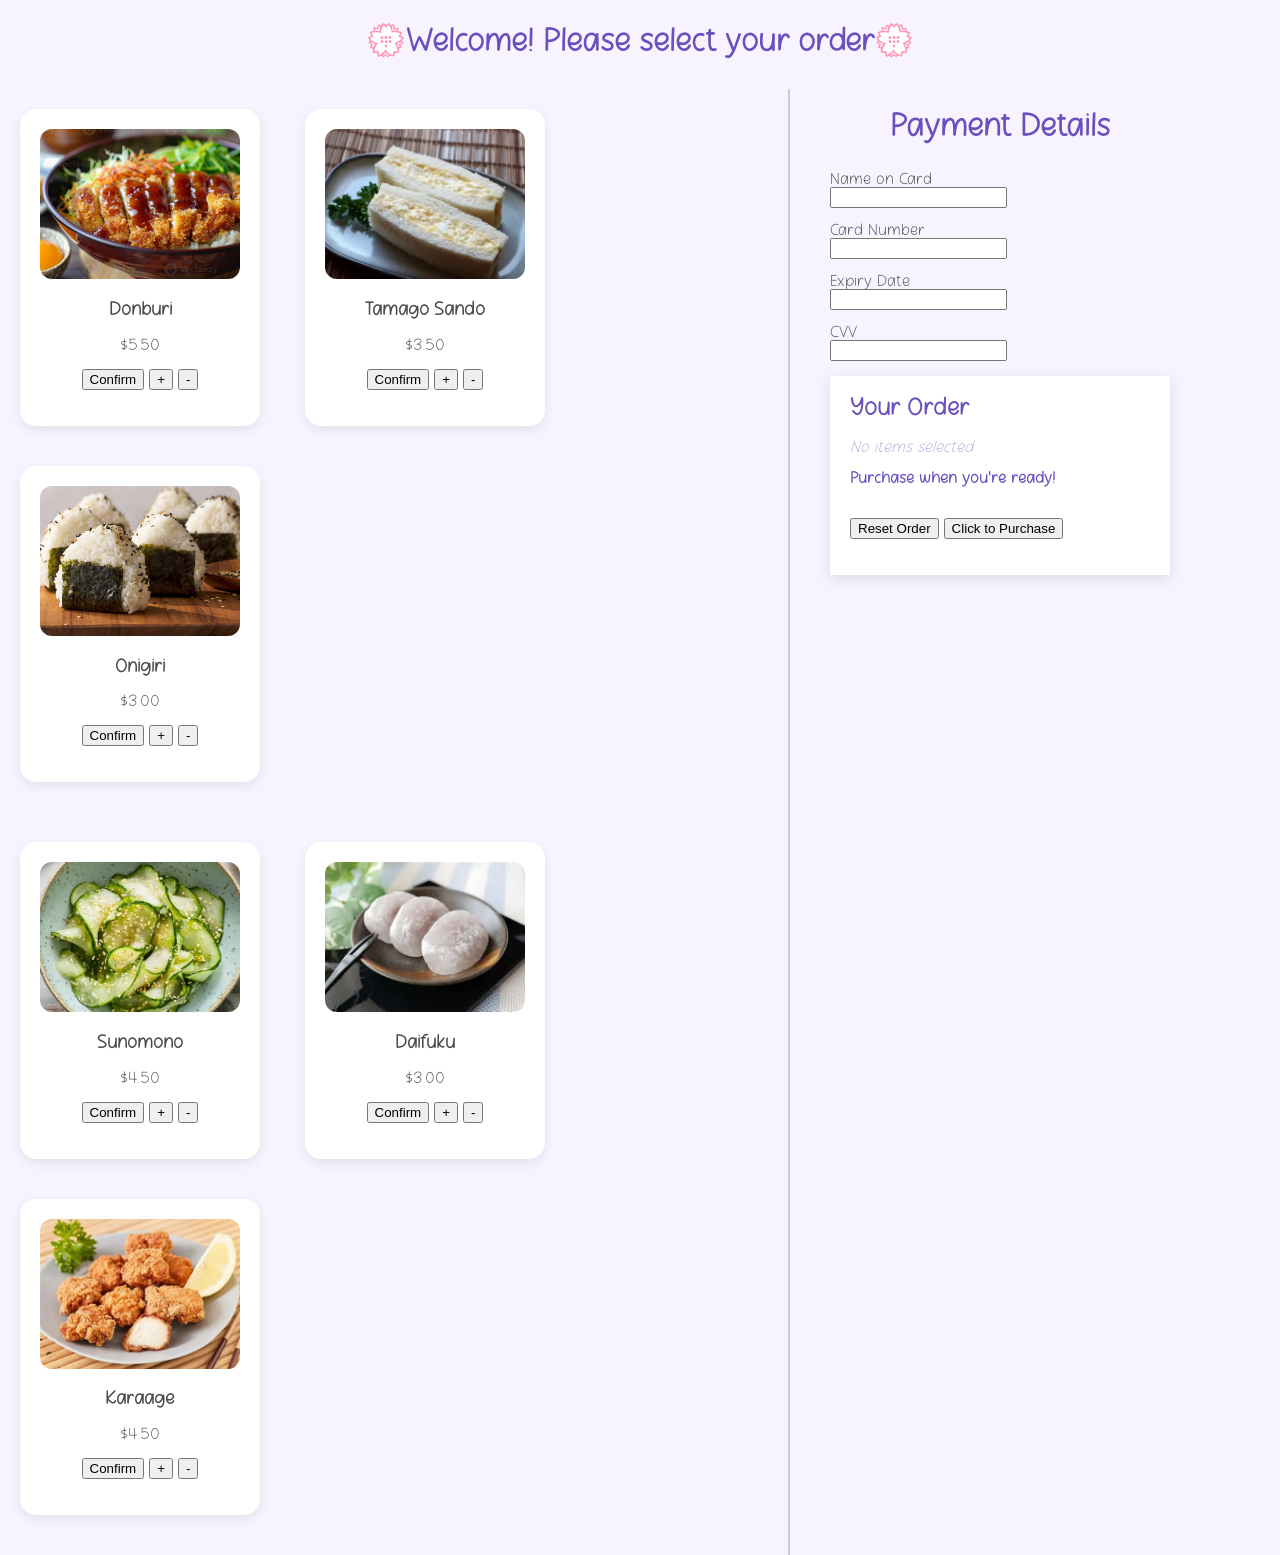
<file: index.html>
<!DOCTYPE html>

<head>

<title>CANTEEN MENU</title>
<link rel="stylesheet" href="style.css">

</head>

<body>

<h1>💮Welcome! Please select your order💮</h1>

<div class="container">
	<div class="left">

		<div class="item">
    			<img src="images/donburi.jpg" alt="donburi">
			<h3>Donburi</h3>
			<p>$5.50</p>
			<button class="setBtn" id="donburi">Confirm</button>
			<button class="setBtn" id="donburiPlus">+</button>
			<button class="setBtn" id="donburiMinus">-</button>
			<p id="numberD"></p>
		</div>

		<div class="item">
			<img src="images/sandwich.jpg" alt="sandwich">
			<h3>Tamago Sando</h3>
			<p>$3.50</p>
			<button class="setBtn" id="sandwich">Confirm</button>
			<button class="setBtn" id="sandwichPlus">+</button>
			<button class="setBtn" id="sandwichMinus">-</button>
			<p id="numberS"></p>
		</div>

		<div class="item">
			<img src="images/onigiri.jpg" alt="onigiri">
			<h3>Onigiri</h3>
			<p>$3.00</p>
			<button class="setBtn" id="onigiri">Confirm</button>
			<button class="setBtn" id="onigiriPlus">+</button>
			<button class="setBtn" id="onigiriMinus">-</button>
			<p id="numberO"></p>
		</div>

		<div class="row">
			<div class="item">
				<img src="images/salad.jpg" alt="salad">
				<h3>Sunomono</h3>
				<p>$4.50</p>
				<button class="setBtn" id="salad">Confirm</button>
				<button class="setBtn" id="saladPlus">+</button>
				<button class="setBtn" id="saladMinus">-</button>
				<p id="numberC"></p>
			</div>

			<div class="item">
				<img src="images/daifuku.jpg" alt="daifuku">
				<h3>Daifuku</h3>
				<p>$3.00</p>
				<button class="setBtn" id="daifuku">Confirm</button>
				<button class="setBtn" id="daifukuPlus">+</button>
				<button class="setBtn" id="daifukuMinus">-</button>
				<p id="numberA"></p>
			</div>

			<div class="item">
				<img src="images/karaage.jpg" alt="karaage">
				<h3>Karaage</h3>
				<p>$4.50</p>
				<button class="setBtn" id="karaage">Confirm</button>
				<button class="setBtn" id="karaagePlus">+</button>
				<button class="setBtn" id="karaageMinus">-</button>
				<p id="numberK"></p>
			</div>
		
		
		</div>
	</div>

	<div class="right">
		<h1>Payment Details</h1>

		<form class="payment">
			<label>Name on Card</label><br>
			<input type="text"><br><br>

			<label>Card Number</label><br>
			<input type="text"><br><br>

			<label>Expiry Date</label><br>
			<input type="text"><br><br>

			<label>CVV</label><br>
			<input type="text"><br><br>
		</form>

		<div class="order-summary">
			<h2>Your Order</h2>

			<p class="empty-msg">No items selected</p>

			<p class="purchase-msg">Purchase when you're ready!</p>

			<ul id="orderList"></ul>
			<p id="totalPrice"></p>

			<button id="resetOrder">Reset Order</button>

			<button id="purchaseOrder">Click to Purchase</button>
			<p id="purchaseMsg"></p>
		</div>
	</div>
</div>

<script src="script.js"></script>

</body>

</html>
</file>
<file: style.css>
@font-face {
	font-family: "MyFont";
	src: url(fonts/MyFont.otf) format("opentype");
}

body {
	font-family: "MyFont", sans-serif;
	-webkit-font-smoothing: antialiased;
    -moz-osx-font-smoothing: grayscale;
	background: #f7f3ff;
	color: #4a4a4a;
	margin: 0;
}

h1 {
	color: #6a4fbf;
	text-align: center;
	margin-bottom: 30px;
}

.container {
	display: flex;
	gap: 40px;
	align-items: flex-start;
}

.left {
	width: 60%;
	padding-right: 20px;
	border-right: 2px solid #ccc;
}

.item {
	display: inline-block;
	vertical-align: top;
	padding: 20px;
	border-radius: 16px;
	transition: transform 0.2s ease;
	box-shadow: 0 4px 12px rgba(0,0,0,0.08);
	text-align: center;
	margin-bottom: 20px;
	background: white;
	margin: 20px

}

.item:hover {
	 transform: translateY(-4px);
}

.row {
	width: 100%;
	padding: 20px 0;
	display: inline-block;
}

.item img {
	width: 200px;
	height: 150px;
	border-radius: 12px;
	object-fit: cover;
}

.setBtn:hover {
	background: #d8c4ff;
}

.setBtn:active {
    transform: scale(0.95);
}

.order-summary {
	background: white;
	padding: 20px;
	border-radius: 16;
	box-shadow: 0 4px 14px rgba(0,0,0,0.1);
	width: 300px;
}

.order-summary h2 {
	margin-top: 0;
	color: #6a4fbf;
}

.empty-msg {
	color: #b8a8d9;
	font-style: italic;
}

#totalPrice {
	margin-top: 10px;
	font-size: 2rem;
	font-weight: 700;
	color: #6a4fbf;
}

#resetOrder
#purchaseOrder {
	background: #c7b3ff;
	border: none;
	padding: 10px 16px
	border-radius: 12px;
	cursor: pointer;
	font-weight: 600;
	width: 100%
	margin-top: 10px
	transition: background 0.2s ease; 
}

.purchase-msg {
	margin-top: 10px;
	font-weight: 600;
	color:  #6a4fbf;
}
</file>
